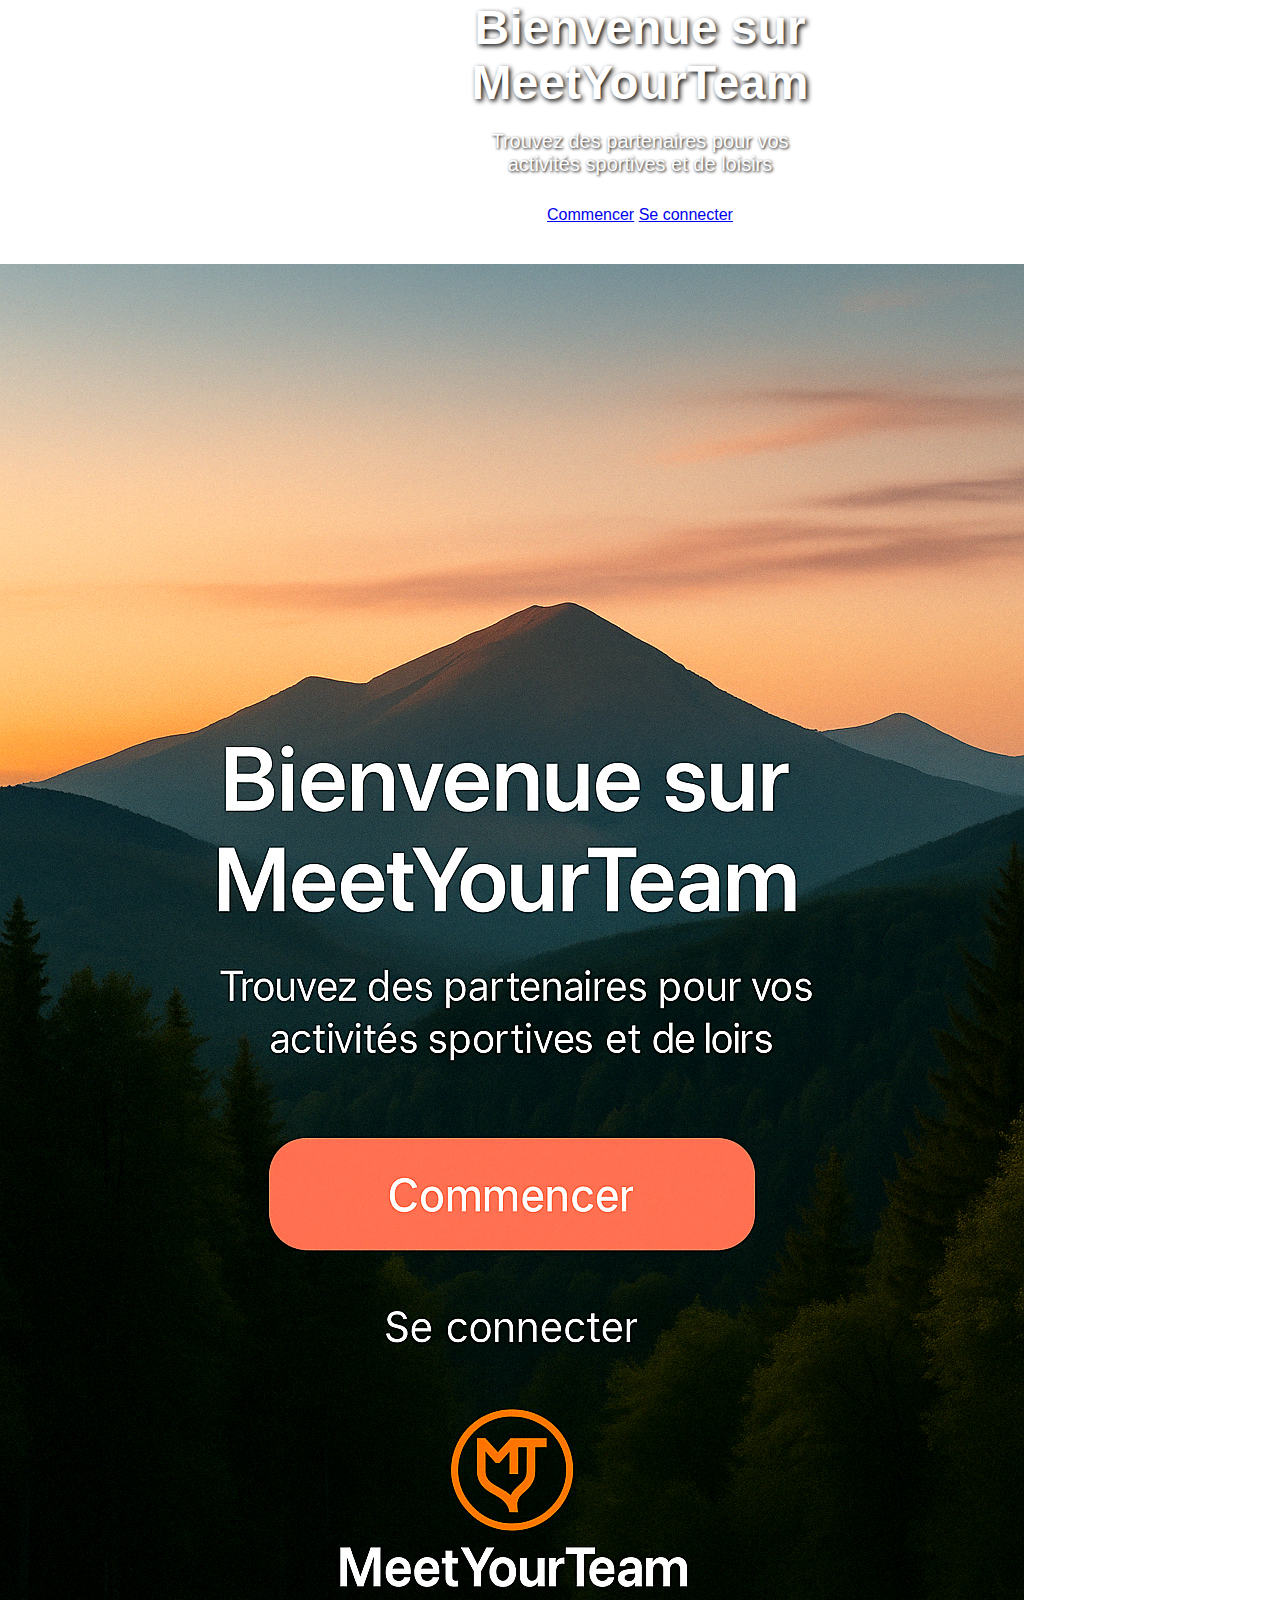
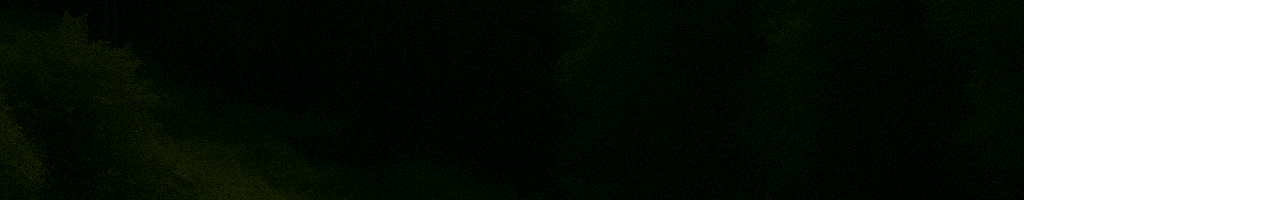
<file: index.html>
<!DOCTYPE html>
<html lang="fr">
<head>
  <meta charset="UTF-8">
  <meta name="viewport" content="width=device-width, initial-scale=1.0">
  <title>MeetYourTeam - Accueil</title>
  <link rel="stylesheet" href="style.css">
</head>
<body>
  <div class="background">
    <div class="overlay">
      <div class="content">
        <h1>Bienvenue sur<br>MeetYourTeam</h1>
        <p>Trouvez des partenaires pour vos<br>activités sportives et de loisirs</p>
        <div class="buttons">
          <a href="inscription.html" class="btn corail">Commencer</a>
          <a href="connexion.html" class="btn bleu">Se connecter</a>
        </div>
        <div class="logo">
          <img src="logo_meetyourteam.png" alt="Logo MeetYourTeam">
        </div>
      </div>
    </div>
  </div>
</body>
</html>
</file>
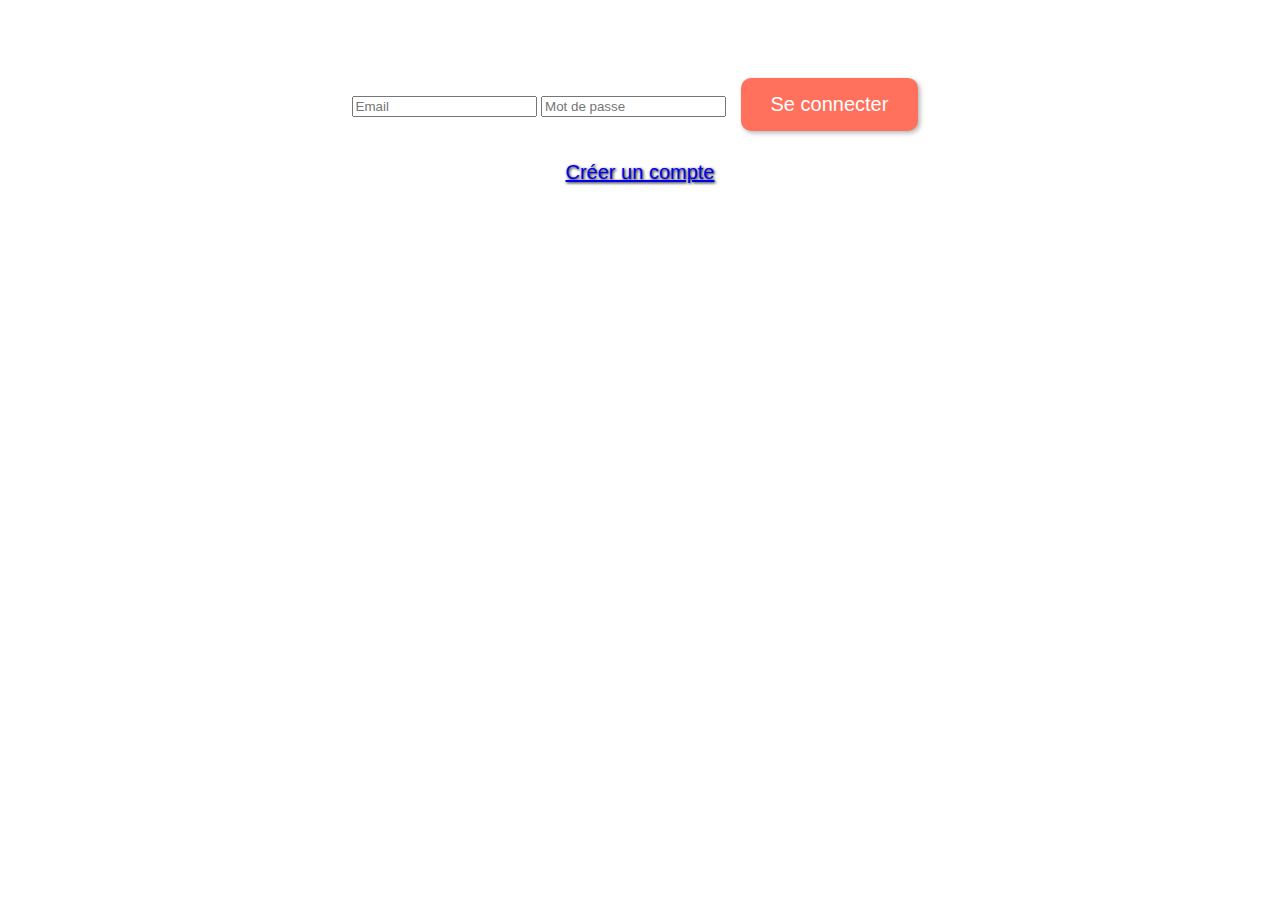
<file: connexion (1).html>
<!DOCTYPE html>
<html lang="fr">
<head>
  <meta charset="UTF-8" />
  <meta name="viewport" content="width=device-width, initial-scale=1.0" />
  <title>Connexion - MeetYourTeam</title>
  <link rel="stylesheet" href="style.css" />
</head>
<body>
  <div class="form-container">
    <h2>Connexion</h2>
    <form>
      <input type="email" placeholder="Email" required />
      <input type="password" placeholder="Mot de passe" required />
      <button type="submit">Se connecter</button>
    </form>
    <p><a href="inscription.html">Créer un compte</a></p>
  </div>
</body>
</html>
</file>
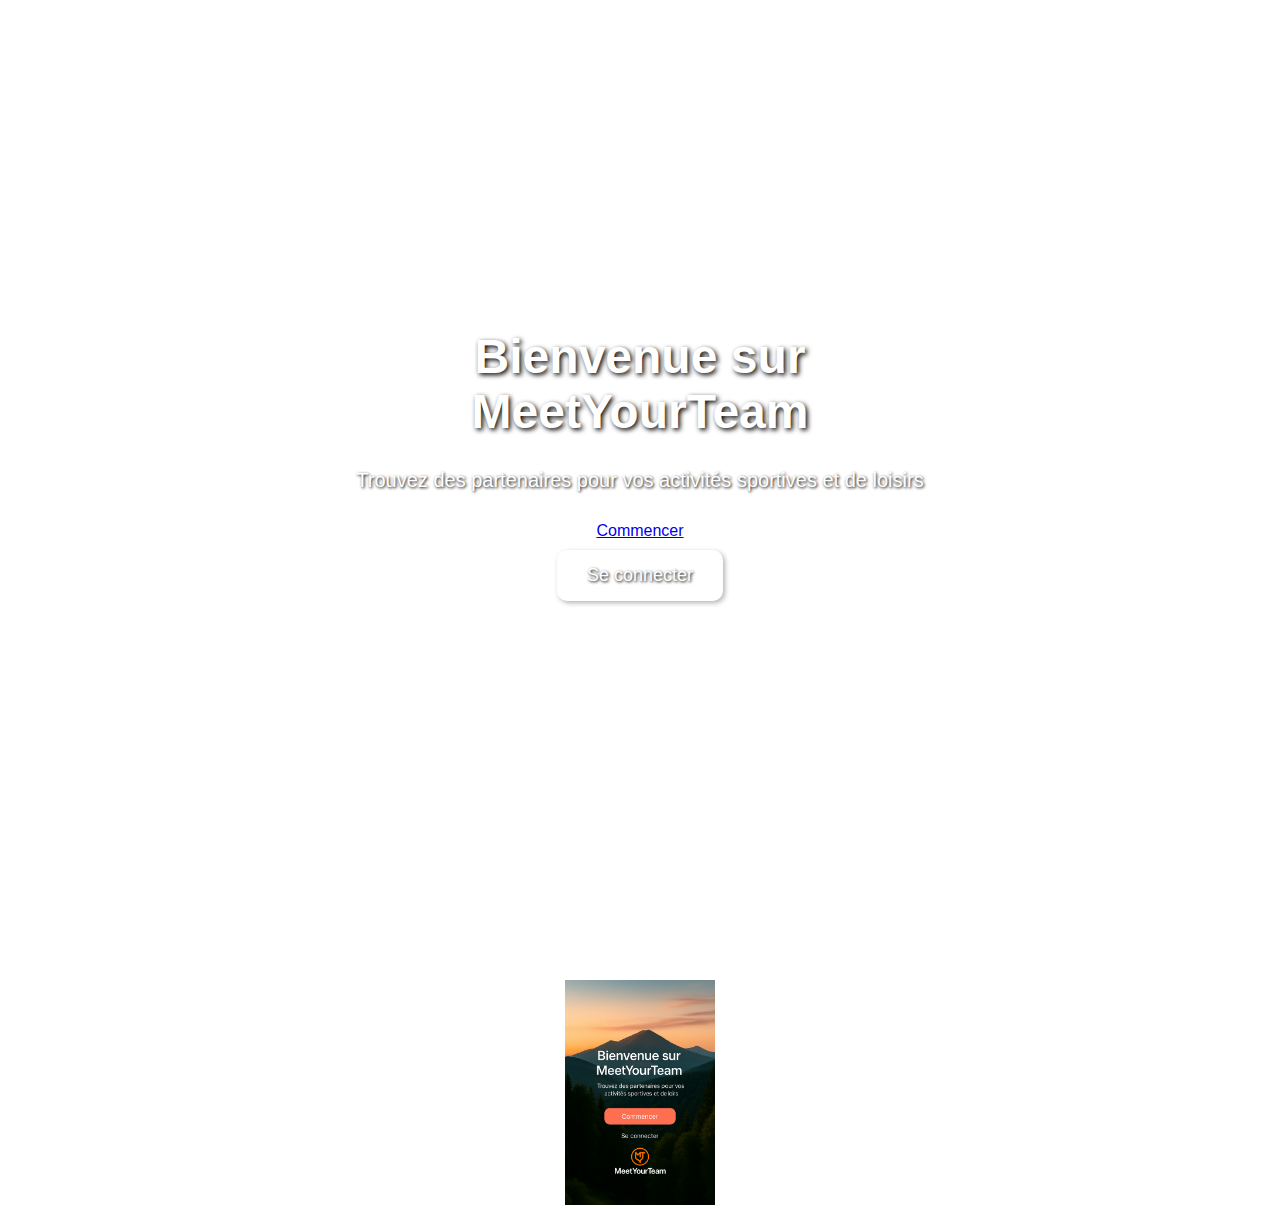
<file: index (10).html>
<!DOCTYPE html>
<html lang="fr">
<head>
    <meta charset="UTF-8">
    <meta name="viewport" content="width=device-width, initial-scale=1.0">
    <title>MeetYourTeam</title>
    <link rel="stylesheet" href="style.css">
</head>
<body>
    <div class="container">
        <h1>Bienvenue sur<br>MeetYourTeam</h1>
        <p>Trouvez des partenaires pour vos activités sportives et de loisirs</p>
        <a href="inscription.html" class="btn">Commencer</a>
        <a href="connexion.html" class="link">Se connecter</a>
    </div>
    <img src="logo_meetyourteam.png" alt="Logo MeetYourTeam" class="logo">
</body>
</html>
</file>
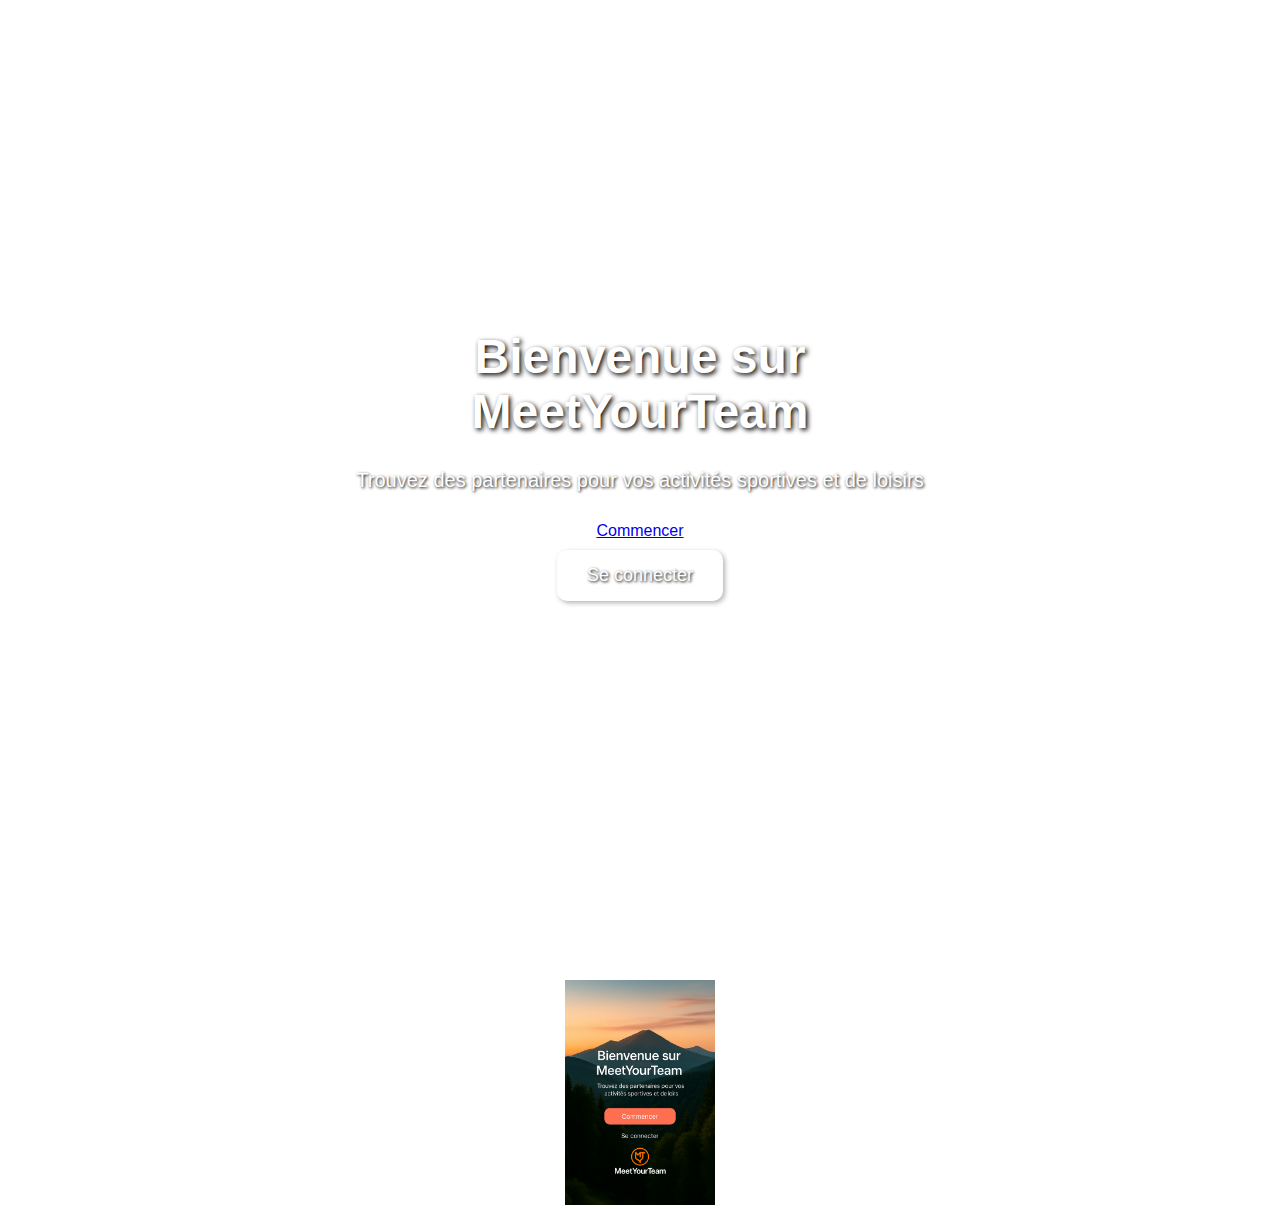
<file: index (11).html>
<!DOCTYPE html>
<html lang="fr">
<head>
  <meta charset="UTF-8" />
  <meta name="viewport" content="width=device-width, initial-scale=1.0" />
  <title>MeetYourTeam</title>
  <link rel="stylesheet" href="style.css" />
</head>
<body>
  <div class="container">
    <h1>Bienvenue sur<br><span class="brand">MeetYourTeam</span></h1>
    <p class="subtitle">Trouvez des partenaires pour vos activités sportives et de loisirs</p>
    <a href="inscription.html" class="button">Commencer</a>
    <a href="connexion.html" class="link">Se connecter</a>
  </div>
  <div class="logo-wrapper">
    <img src="logo_meetyourteam.png" alt="Logo MeetYourTeam" class="logo" />
  </div>
</body>
</html>
</file>
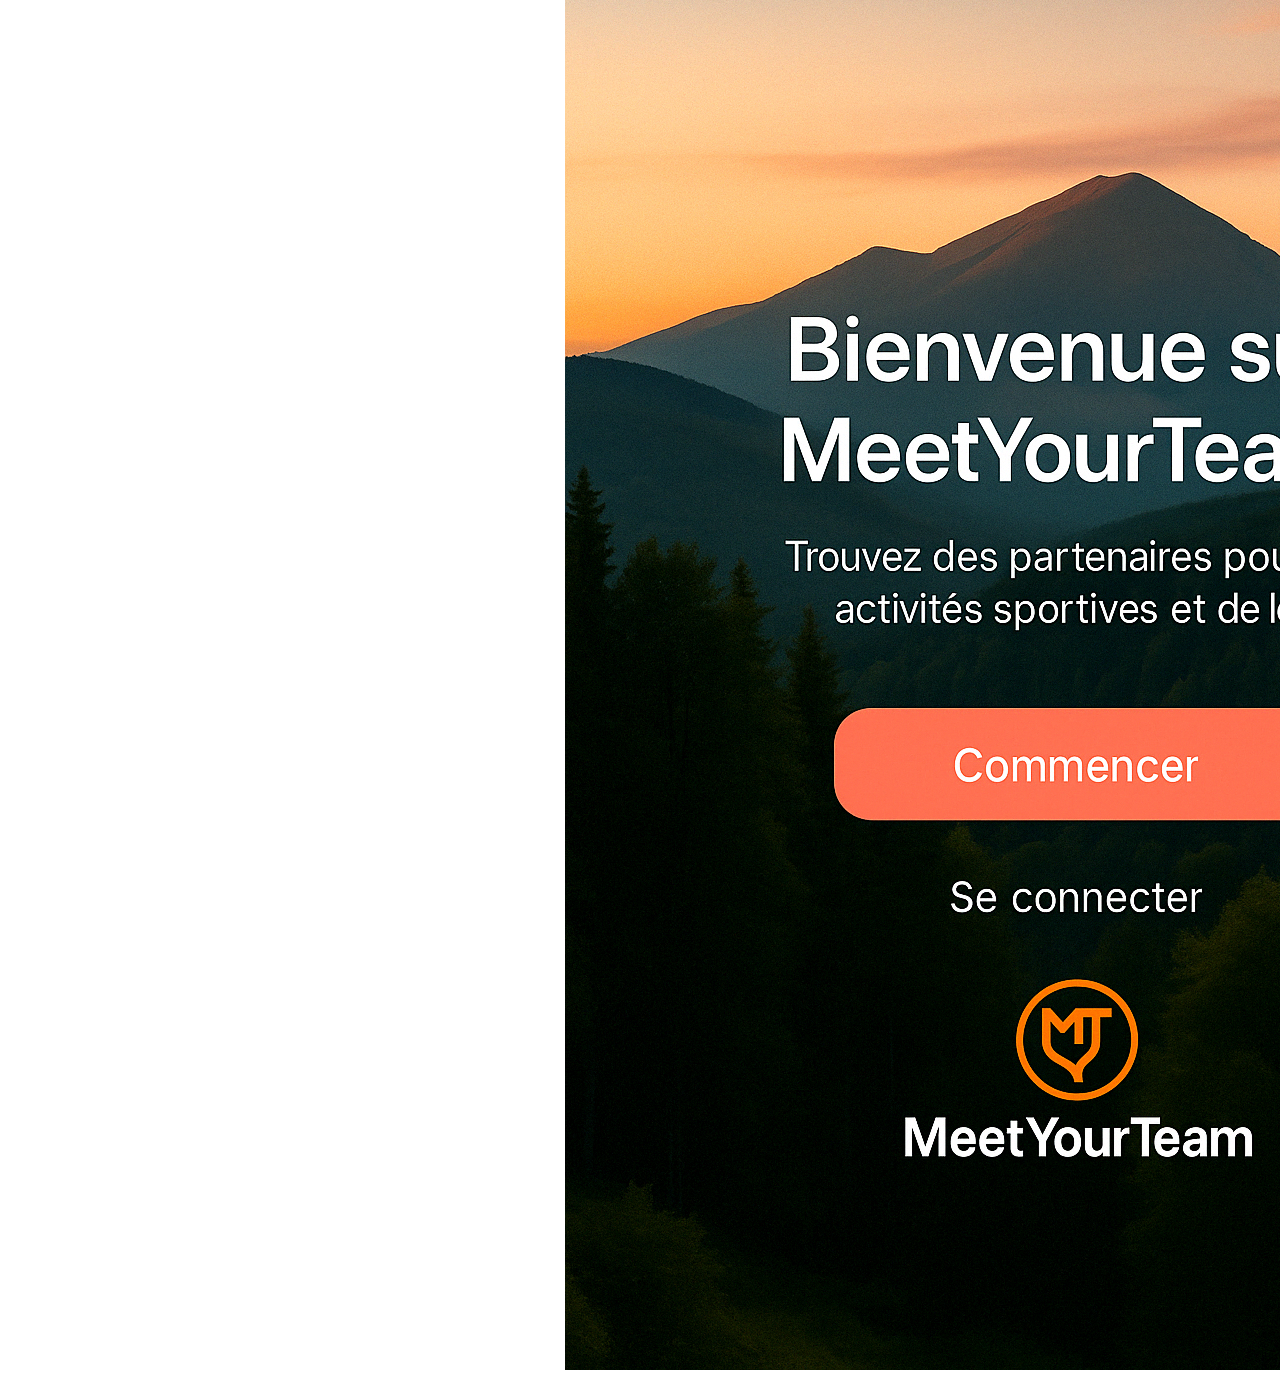
<file: index (12).html>
<!DOCTYPE html>
<html lang="fr">
<head>
    <meta charset="UTF-8">
    <title>MeetYourTeam</title>
    <link rel="stylesheet" href="style.css">
</head>
<body>
    <div class="container">
        <div class="content">
            <h1>Bienvenue sur<br>MeetYourTeam</h1>
            <p>Trouvez des partenaires pour vos<br>activités sportives et de loisirs</p>
            <a href="inscription.html" class="btn">Commencer</a>
            <a href="connexion.html" class="link">Se connecter</a>
        </div>
        <div class="logo">
            <img src="logo_meetyourteam.png" alt="Logo MeetYourTeam">
        </div>
    </div>
</body>
</html>
</file>
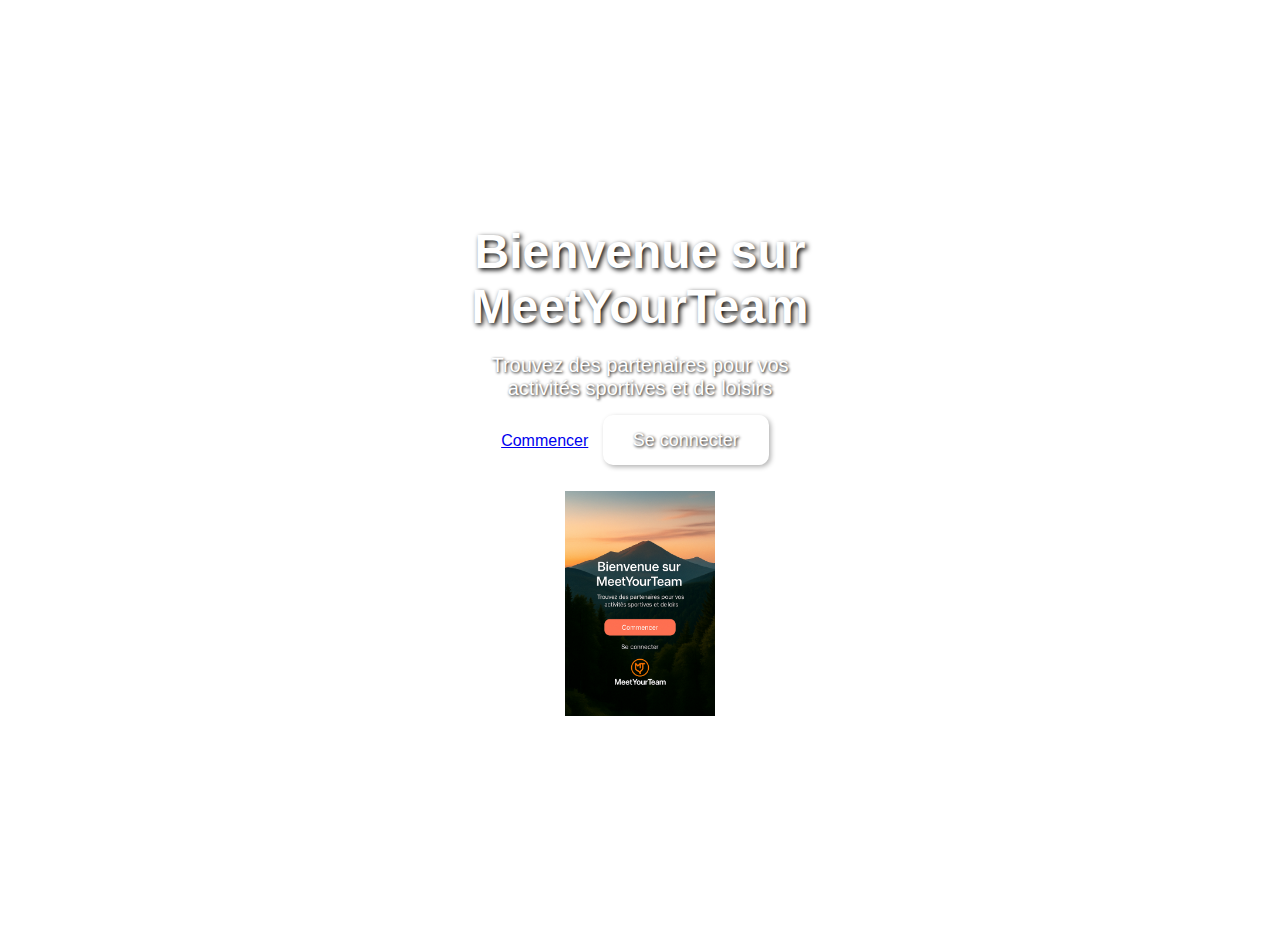
<file: index (13).html>
<!DOCTYPE html>
<html lang="fr">
<head>
  <meta charset="UTF-8" />
  <meta name="viewport" content="width=device-width, initial-scale=1.0" />
  <title>MeetYourTeam</title>
  <link rel="stylesheet" href="style.css" />
</head>
<body>
  <div class="container">
    <div class="content">
      <h1>Bienvenue sur<br><span>MeetYourTeam</span></h1>
      <p>Trouvez des partenaires pour vos<br>activités sportives et de loisirs</p>
      <a href="inscription.html" class="button">Commencer</a>
      <a href="connexion.html" class="link">Se connecter</a>
    </div>
    <img src="logo_meetyourteam.png" alt="Logo MeetYourTeam" class="logo" />
  </div>
</body>
</html>
</file>
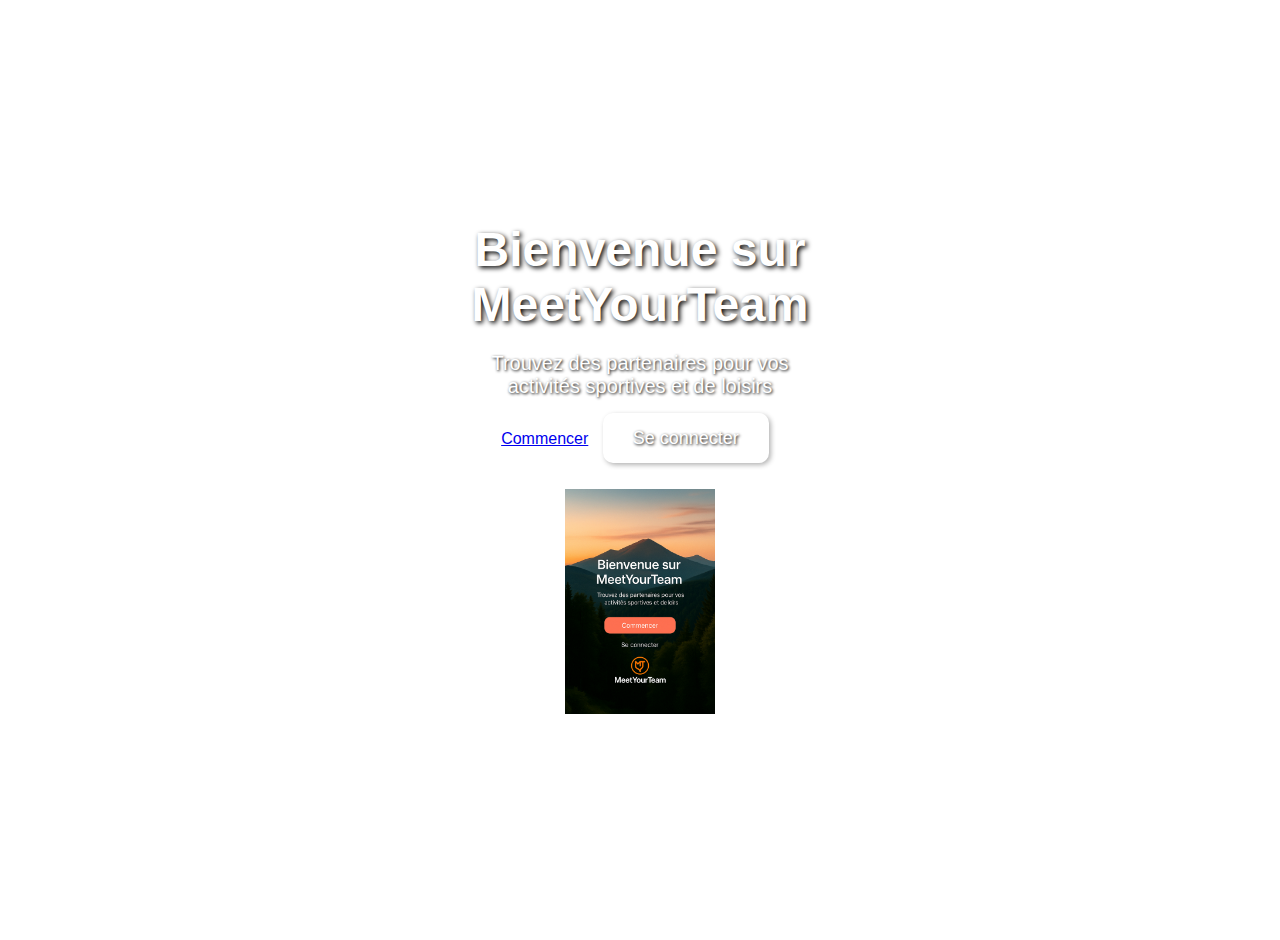
<file: index (14).html>
<!DOCTYPE html>
<html lang="fr">
<head>
    <meta charset="UTF-8">
    <meta name="viewport" content="width=device-width, initial-scale=1.0">
    <title>MeetYourTeam</title>
    <link rel="stylesheet" href="style.css">
</head>
<body>
    <div class="container">
        <div class="content">
            <h1>Bienvenue sur<br><span>MeetYourTeam</span></h1>
            <p>Trouvez des partenaires pour vos<br>activités sportives et de loisirs</p>
            <a href="inscription.html" class="btn">Commencer</a>
            <a href="connexion.html" class="link">Se connecter</a>
        </div>
        <div class="logo-container">
            <img src="logo_meetyourteam.png" alt="Logo MeetYourTeam" class="logo">
        </div>
    </div>
</body>
</html>
</file>
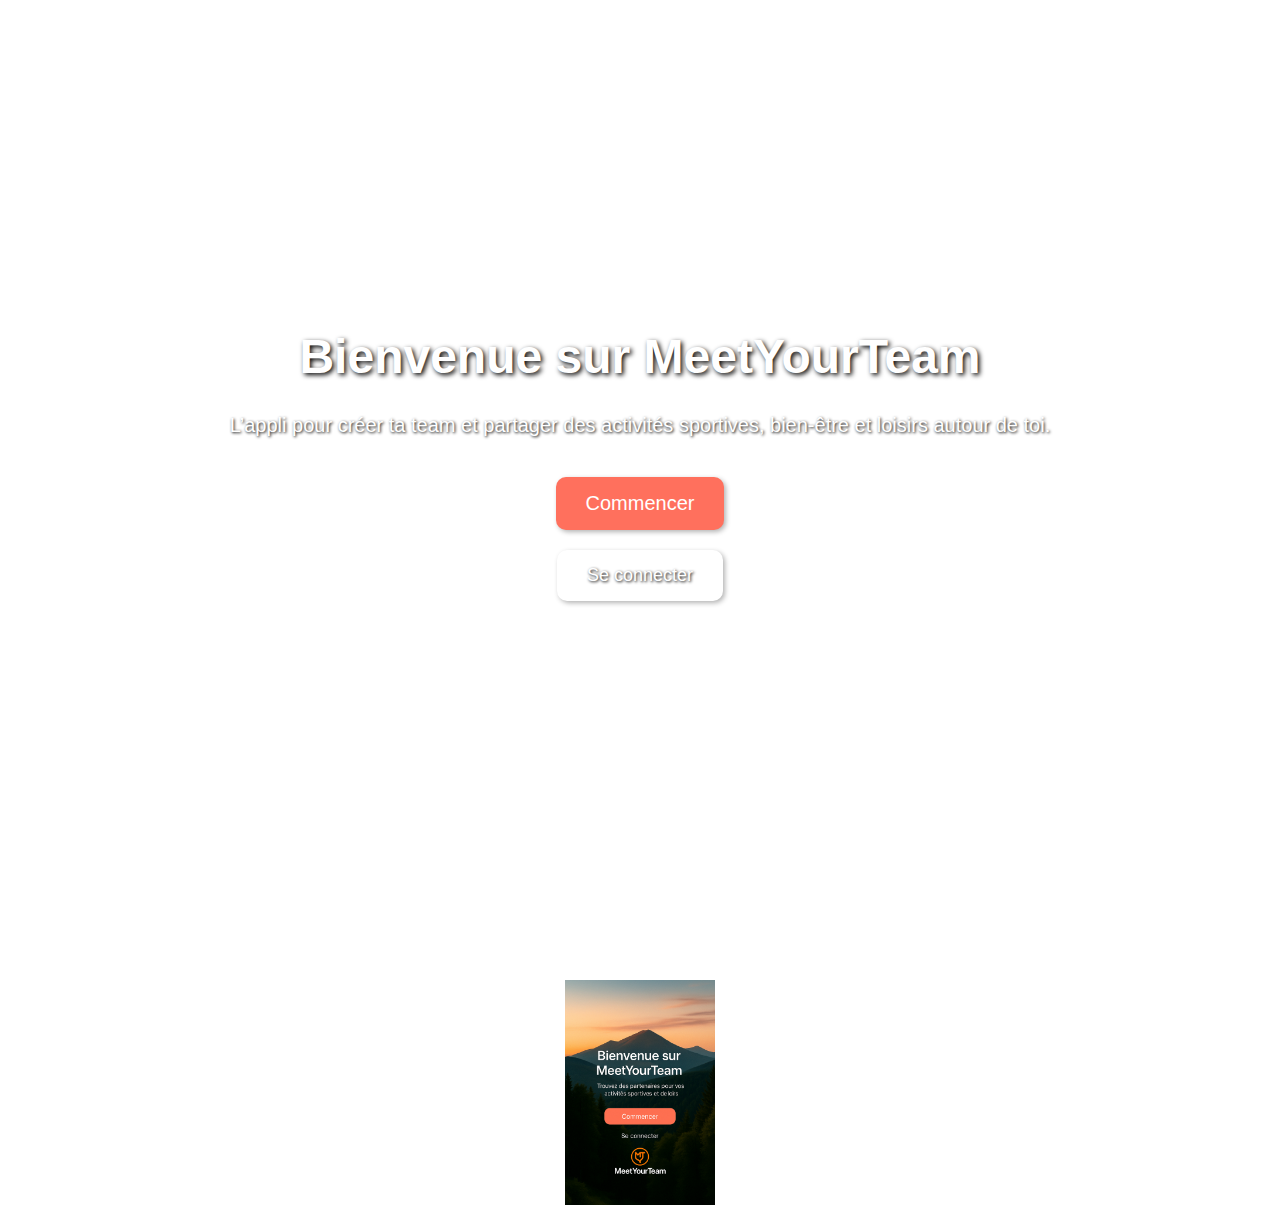
<file: index (2).html>
<!DOCTYPE html>
<html lang="fr">
<head>
  <meta charset="UTF-8" />
  <meta name="viewport" content="width=device-width, initial-scale=1.0" />
  <title>MeetYourTeam – Bienvenue</title>
  <link rel="stylesheet" href="style.css" />
</head>
<body>
  <div class="container">
    <h1>Bienvenue sur MeetYourTeam</h1>
    <p>L’appli pour créer ta team et partager des activités sportives, bien-être et loisirs autour de toi.</p>
    <button onclick="window.location.href='inscription.html'">Commencer</button>
    <a href="connexion.html" class="link">Se connecter</a>
  </div>
  <img src="logo_meetyourteam.png" alt="Logo MeetYourTeam" class="logo" />
</body>
</html>
</file>
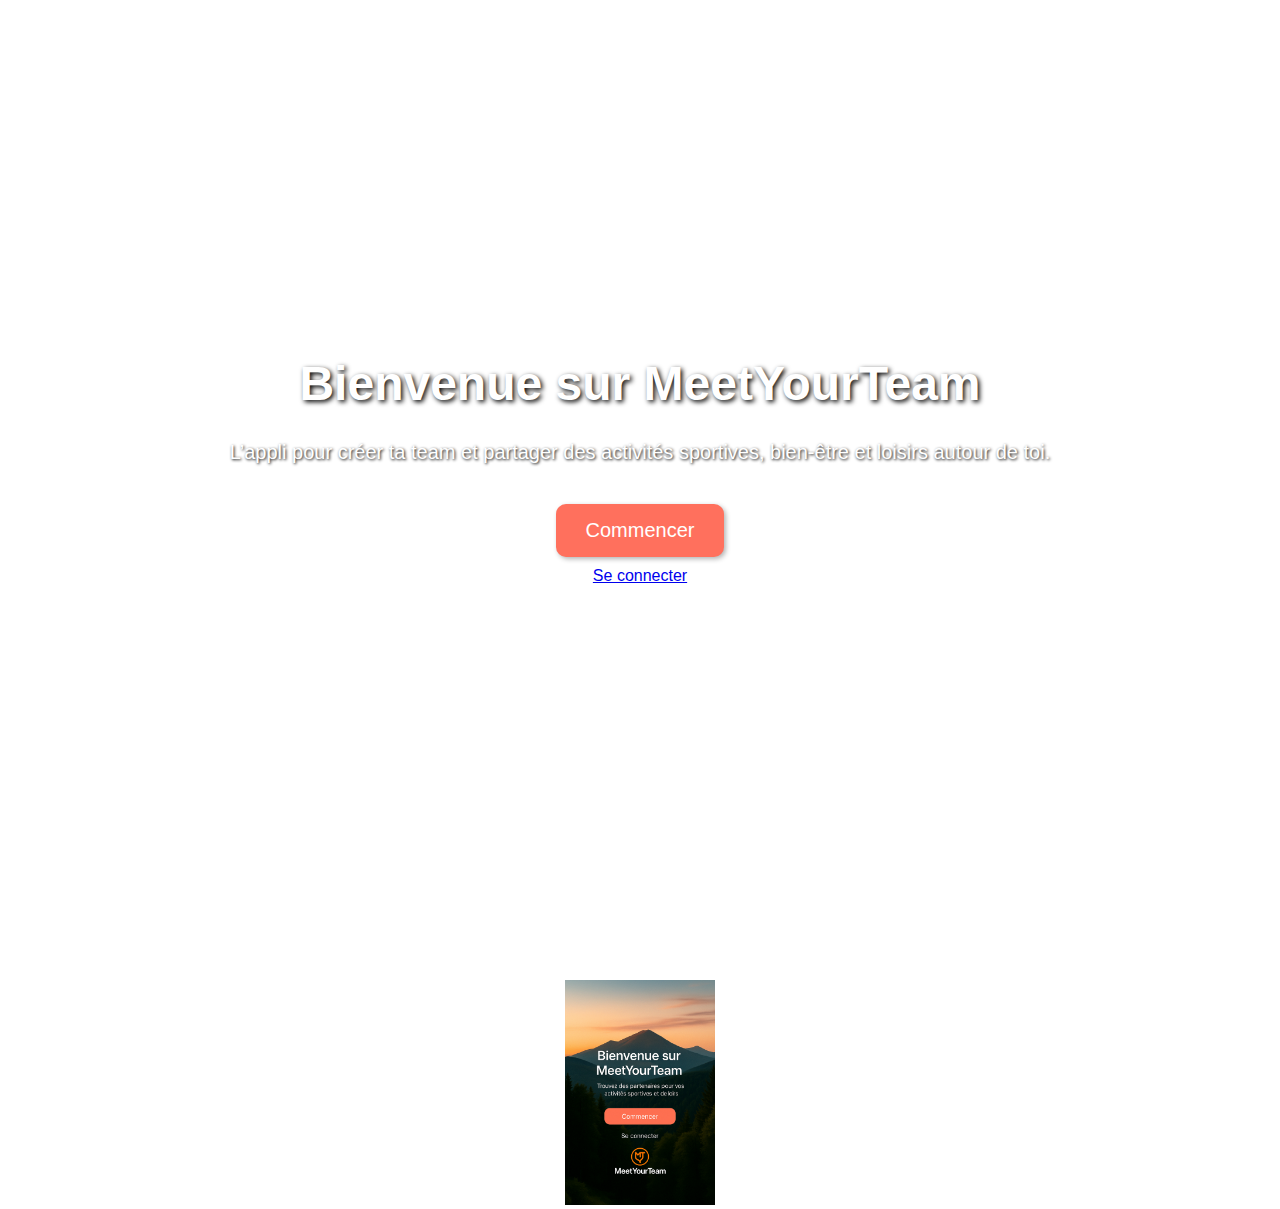
<file: index (4).html>
<!DOCTYPE html>
<html lang="fr">
<head>
    <meta charset="UTF-8">
    <meta name="viewport" content="width=device-width, initial-scale=1.0">
    <title>MeetYourTeam</title>
    <link rel="stylesheet" href="style.css">
</head>
<body>
    <div class="container">
        <h1>Bienvenue sur <strong>MeetYourTeam</strong></h1>
        <p>L’appli pour créer ta team et partager des activités sportives, bien-être et loisirs autour de toi.</p>
        <button onclick="start()">Commencer</button>
        <a href="#">Se connecter</a>
    </div>
    <footer>
        <img src="logo_meetyourteam.png" alt="Logo MeetYourTeam" class="logo">
    </footer>
    <script src="main.js"></script>
</body>
</html>
</file>
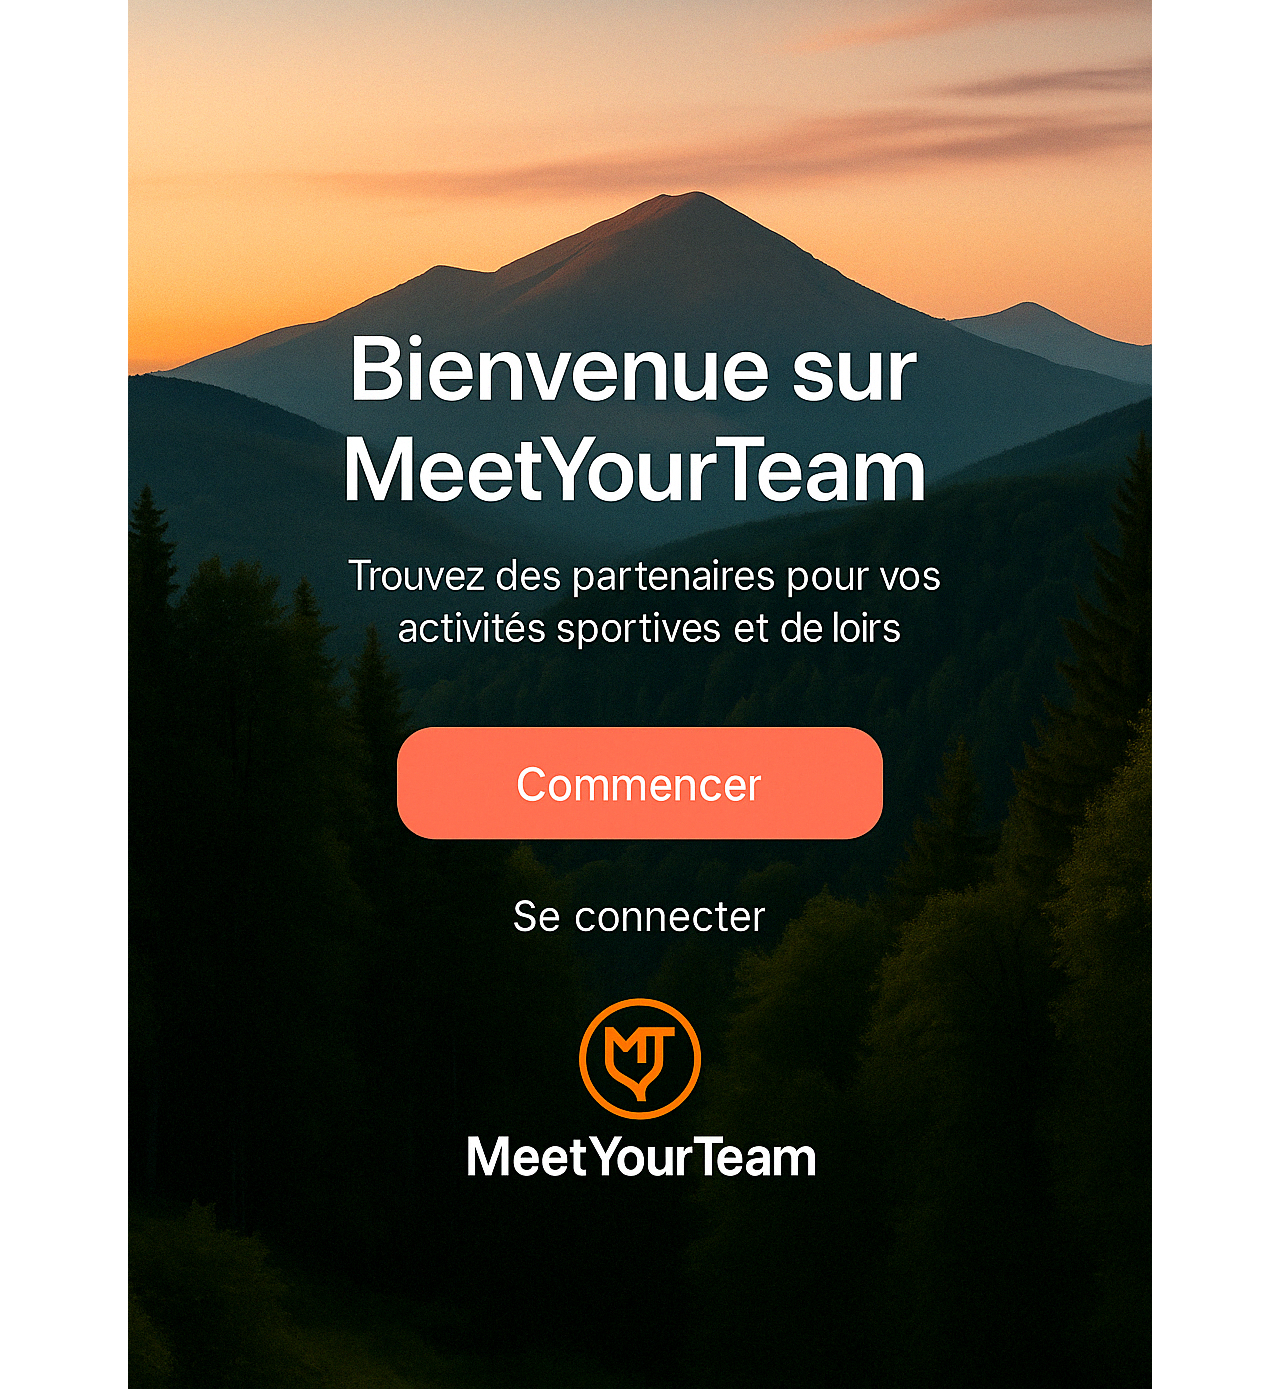
<file: index (5).html>
<!DOCTYPE html>
<html lang="fr">
  <head>
    <meta charset="UTF-8" />
    <meta name="viewport" content="width=device-width, initial-scale=1.0"/>
    <title>MeetYourTeam</title>
    <link rel="stylesheet" href="style.css"/>
  </head>
  <body>
    <div class="container">
      <h1>Bienvenue sur <br><span>MeetYourTeam</span></h1>
      <p>Trouvez des partenaires pour vos<br> activités sportives et de loisirs</p>
      <a href="inscription.html" class="btn">Commencer</a>
      <a href="connexion.html" class="link">Se connecter</a>
      <div class="logo-container">
        <img src="logo_meetyourteam.png" alt="MeetYourTeam Logo"/>
      </div>
    </div>
  </body>
</html>
</file>
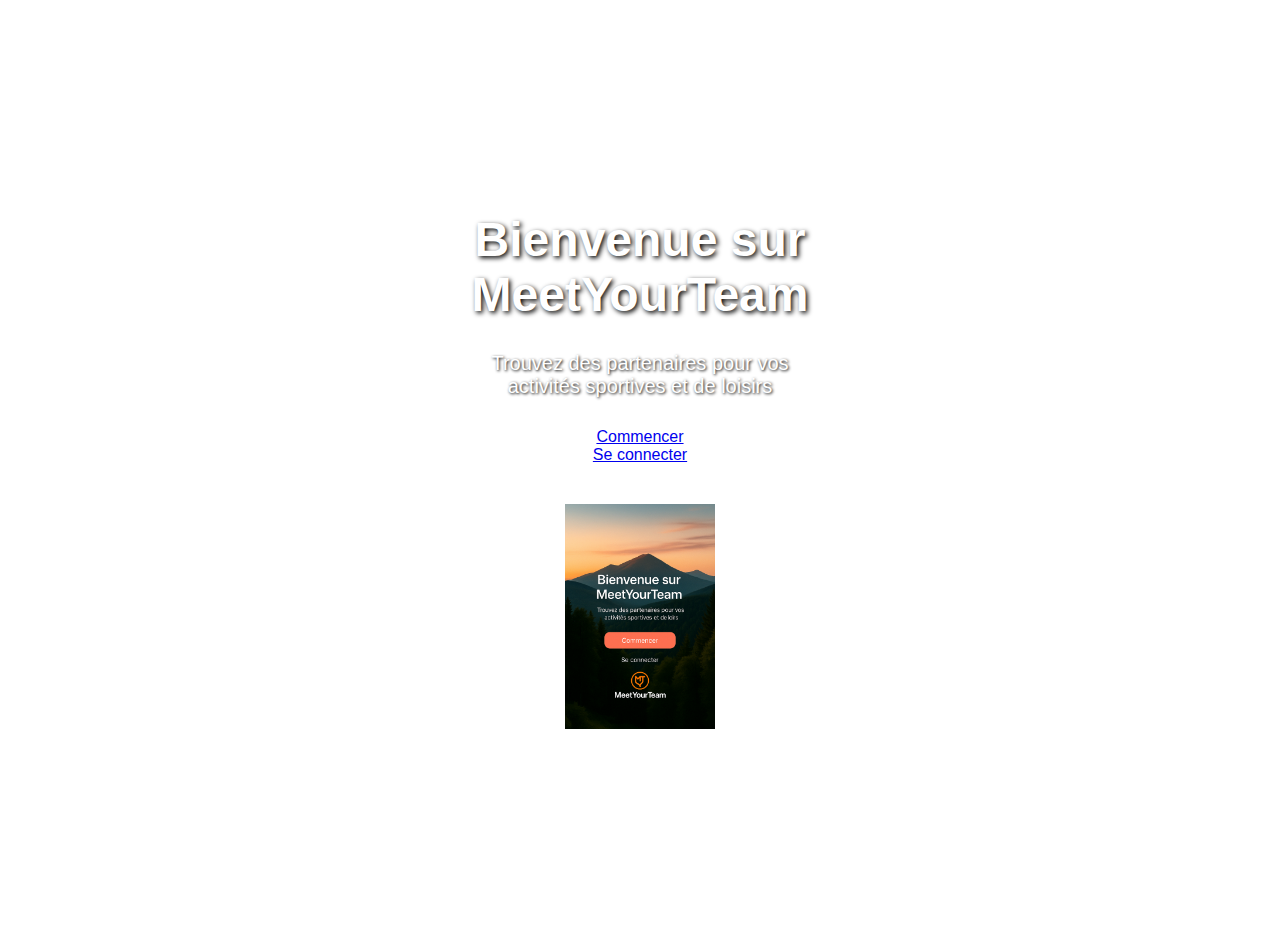
<file: index (7).html>
<!DOCTYPE html>
<html lang="fr">
<head>
    <meta charset="UTF-8">
    <meta name="viewport" content="width=device-width, initial-scale=1.0">
    <title>MeetYourTeam</title>
    <link rel="stylesheet" href="style.css">
</head>
<body>
    <div class="container">
        <h1>Bienvenue sur<br><strong>MeetYourTeam</strong></h1>
        <p class="subtitle">Trouvez des partenaires pour vos<br>activités sportives et de loisirs</p>
        <a href="inscription.html" class="btn">Commencer</a>
        <a href="connexion.html" class="login-link">Se connecter</a>
        <img src="logo_meetyourteam.png" alt="Logo MeetYourTeam" class="logo">
    </div>
</body>
</html>
</file>
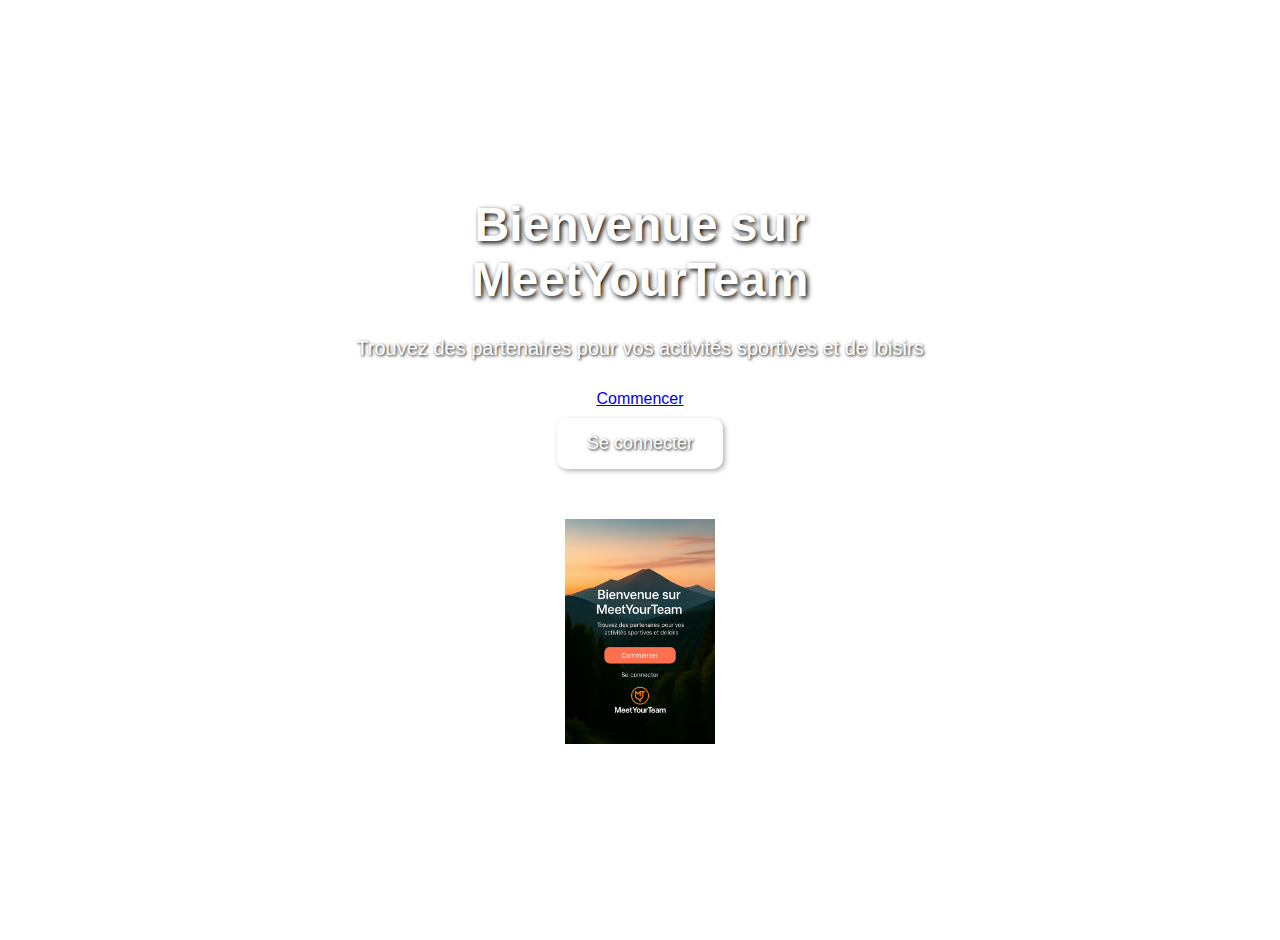
<file: index (9).html>
<!DOCTYPE html>
<html lang="fr">
<head>
    <meta charset="UTF-8">
    <meta name="viewport" content="width=device-width, initial-scale=1.0">
    <title>MeetYourTeam</title>
    <link rel="stylesheet" href="style.css">
</head>
<body>
    <div class="container">
        <h1>Bienvenue sur<br>MeetYourTeam</h1>
        <p>Trouvez des partenaires pour vos activités sportives et de loisirs</p>
        <a href="inscription.html" class="button">Commencer</a>
        <a href="connexion.html" class="link">Se connecter</a>
        <img src="logo_meetyourteam.png" alt="Logo MeetYourTeam" class="logo">
    </div>
</body>
</html>
</file>
<file: style.css>
body {
    margin: 0;
    padding: 0;
    font-family: 'Segoe UI', Tahoma, Geneva, Verdana, sans-serif;
    background-image: url('background.jpg');
    background-size: cover;
    background-position: center;
    background-repeat: no-repeat;
    height: 100vh;
    color: white;
    text-align: center;
}

.container {
    display: flex;
    flex-direction: column;
    justify-content: center;
    align-items: center;
    height: 100%;
    padding: 20px;
}

h1 {
    font-size: 48px;
    margin: 0 0 10px;
    text-shadow: 2px 2px 5px #000;
}

p {
    font-size: 20px;
    margin-bottom: 30px;
    text-shadow: 1px 1px 3px #000;
}

button, .link {
    background-color: #ff705d;
    color: white;
    border: none;
    padding: 15px 30px;
    font-size: 20px;
    cursor: pointer;
    margin: 10px;
    border-radius: 10px;
    text-decoration: none;
    box-shadow: 2px 2px 5px rgba(0,0,0,0.3);
}

.link {
    background: none;
    border: none;
    color: white;
    font-size: 18px;
    text-shadow: 1px 1px 3px #000;
}

.logo {
    margin-top: 40px;
    max-width: 150px;
}
</file>
